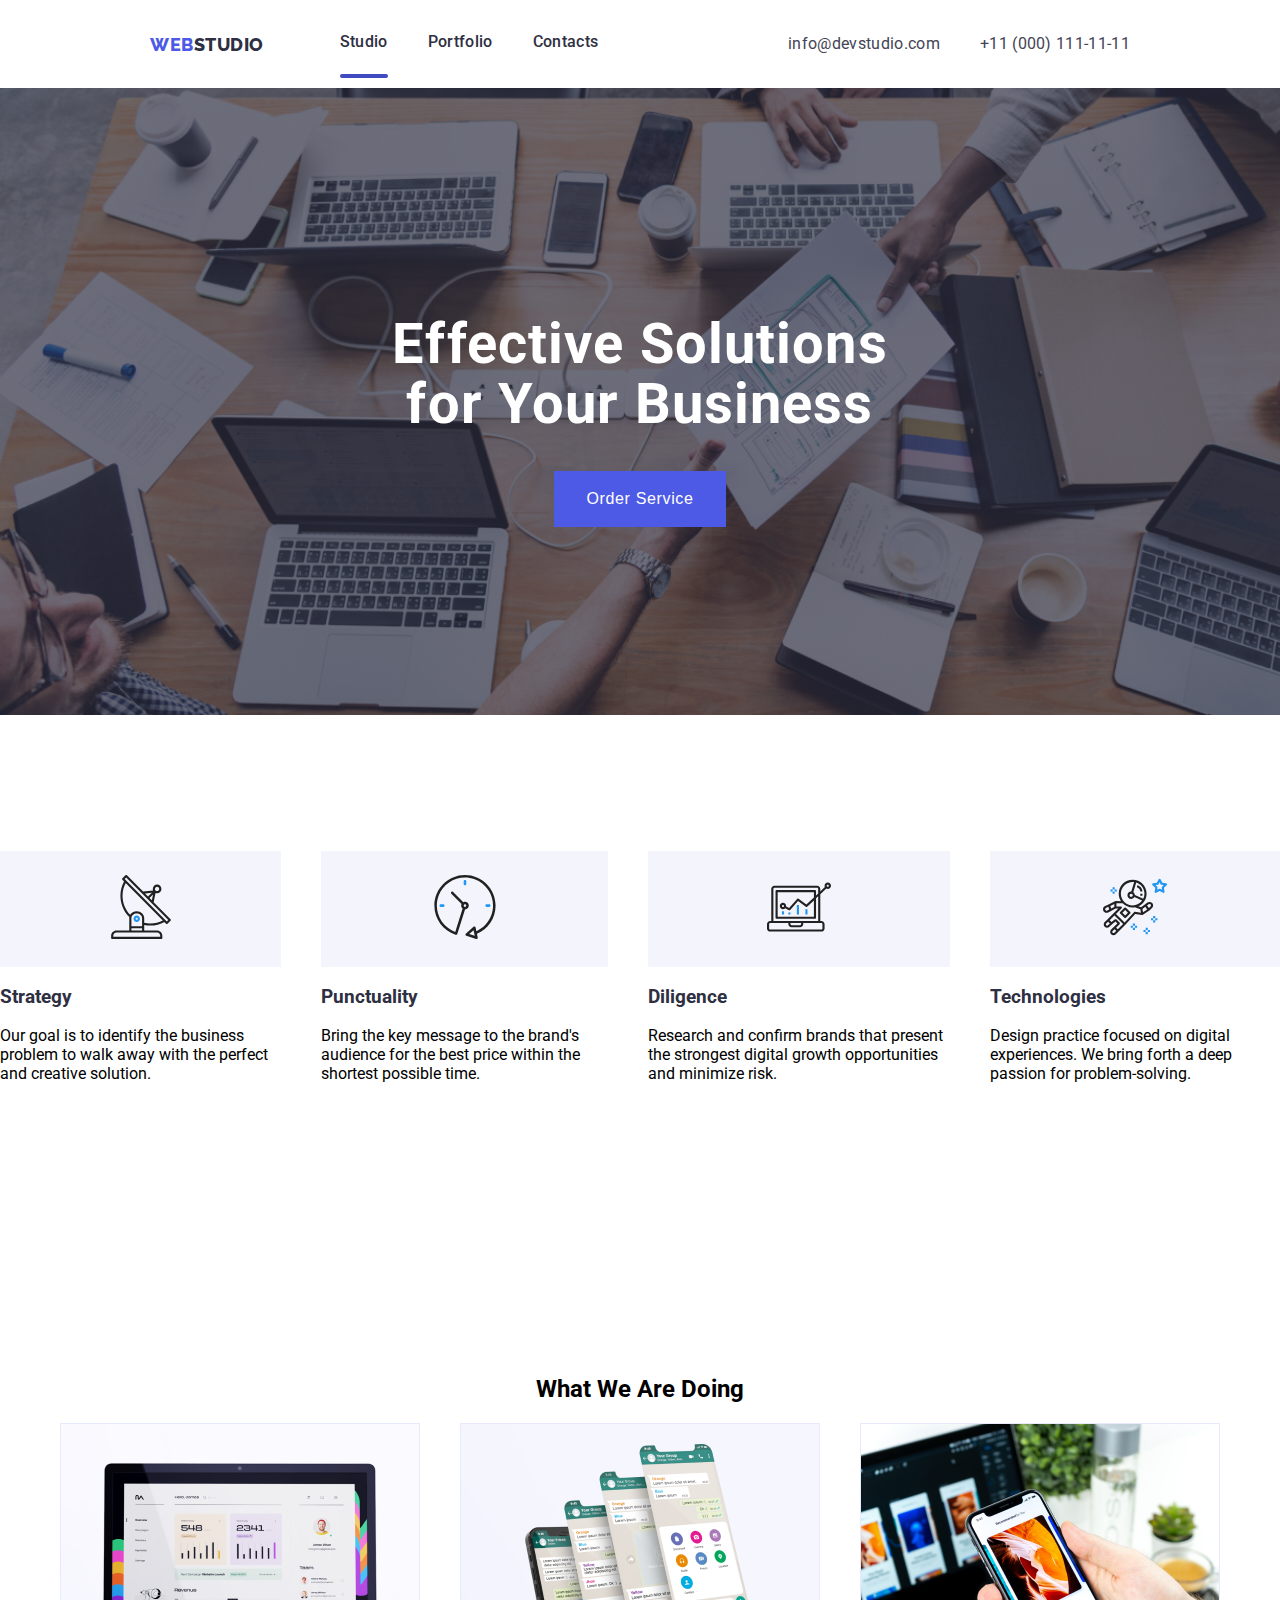
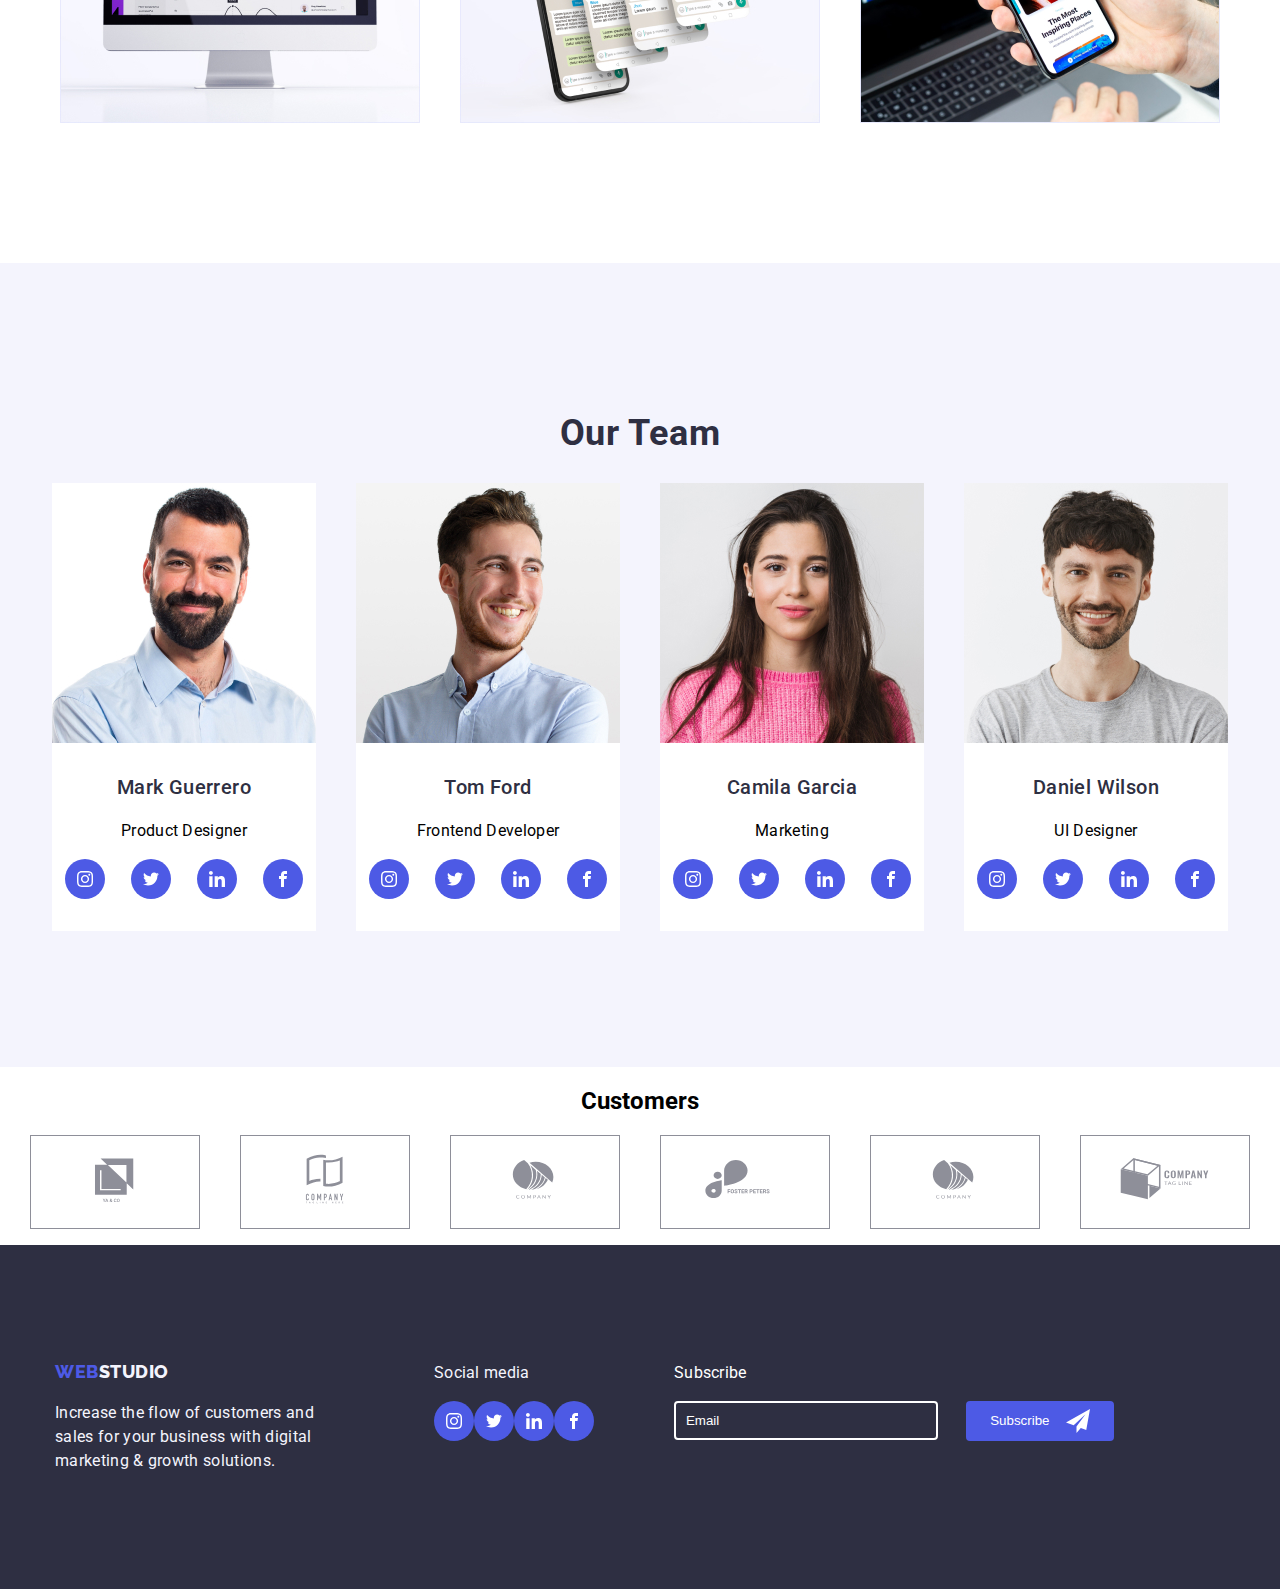
<file: index.html>
<!DOCTYPE html>
<html lang="en">

<head>
    <meta charset="UTF-8" />
    <meta name="viewport" content="width=device-width, initial-scale=1.0" />
    <link rel="stylesheet" href="css/styles.css" />
    <link rel="preconnect" href="https://fonts.googleapis.com" />
    <link rel="preconnect" href="https://fonts.gstatic.com" crossorigin />
    <link rel="preconnect" href="https://fonts.googleapis.com" />
    <link rel="preconnect" href="https://fonts.gstatic.com" crossorigin />
    <link
        href="https://fonts.googleapis.com/css2?family=Raleway:wght@800&family=Roboto:wght@400;500;700;900&display=swap"
        rel="stylesheet" />
    <title>Web Studio</title>
</head>

<body>
    <header class="container d-flex header">
        <div class="d-flex">
            <a href="#" class="logo link"><span style="color: #4d5ae5">WEB</span>STUDIO</a>
            <nav>
                <ul class="list">
                    <li><a href="index.html" class="studio link active" title="Studio">Studio</a></li>
                    <li><a href="portfolio.html" class="portfolio link" title="Portfolio">Portfolio</a></li>
                    <li><a href="#" class="contacts link">Contacts</a></li>
                </ul>
            </nav>
        </div>

        <div class="contact-info">
            <ul class="list">
                <li>
                    <p><a href="mailto:info@devstudio.com" class="link">info@devstudio.com</a></p>
                </li>
                <li>
                    <p><a href="tel:+110001111111" class="link">+11 (000) 111-11-11</a></p>
                </li>
            </ul>
        </div>
    </header>

    <main>
        <!-- Main Section  -->
        <div class="main-section">
            <h1>Effective Solutions <br />for Your Business</h1>
            <button type="button" class="hero-=btn data-modal-open">Order Service</button>
            <div class="backdrop is-hidden data-modal">
                <div class="modal">
                    <button type="button" class="modal-close-btn data-modal-close">
                            <svg width="18" height="18">
                                <use href="./images/icons.svg#close"></use>
                            </svg>
                    </button>
                    <p>Leave your contacts and we will call you back</p>
                    <form class="service-form">
                        <label for="name" class="service-label">
                            <span class="input-label">Name</span>
                            <input type="text" class="service-input" />
                            <svg width="18" height="18" class="service-icon">
                                <use href="./images/icons.svg#person"></use>
                            </svg>
                        </label>
                    
                        <label for="phone" class="service-label">
                            <span class="input-label">Phone</span>
                            <input type="number" class="service-input" />
                            <svg width="18" height="18" class="service-icon">
                                <use href="./images/icons.svg#phone"></use>
                            </svg>
                        </label>
                    
                        <label for="phone" class="service-label">
                            <span class="input-label">Email</span>
                            <input type="email" class="service-input" />
                            <svg width="18" height="18" class="service-icon">
                                <use href="./images/icons.svg#email"></use>
                            </svg>
                        </label>
                    
                        <label for="comment" class="service-label">
                            <span class="input-label">Comment</span>
                            <textarea class="service-input-textarea" rows="8" placeholder="Text input"></textarea>
                        </label>
                    
                        <label for="agree" class="service-agree">
                            <input type="checkbox" name="agree" value="agree" class="agree-checkbox" />
                            <svg width="16" height="16" class="agree-check-icon">
                                <use href="./images/icons.svg#checkbox"></use>
                            </svg>
                            <span class="agree-text">I accept the terms and conditions of the <a href="#">Privacy Policy</a></span>
                        </label>
                        <button class="modal-send">Send</button>
                    </form>
                </div>
            </div>
        </div>

        <!-- Services Section  -->
        <section class="services-section section">
            <ul class="list">
                <li>
                    <div class="services-icon">
                        <svg width="64" height="64">
                            <use href="./images/icons.svg#antenna-1"></use>
                        </svg>
                    </div>
                    <h3>Strategy</h3>
                    <p>Our goal is to identify the business problem to walk away with the perfect and creative solution.
                    </p>
                </li>
                <li>
                    <div class="services-icon">
                        <svg width="64" height="64">
                            <use href="./images/icons.svg#clock-1"></use>
                        </svg>
                    </div>
                    <h3>Punctuality</h3>
                    <p>Bring the key message to the brand's audience for the best price within the shortest possible
                        time.</p>
                </li>
                <li>
                    <div class="services-icon">
                        <svg width="64" height="64">
                            <use href="./images/icons.svg#diagram-1"></use>
                        </svg>
                    </div>
                    <h3>Diligence</h3>
                    <p>Research and confirm brands that present the strongest digital growth opportunities and minimize
                        risk.</p>
                </li>
                <li>
                    <div class="services-icon">
                        <svg width="64" height="64">
                            <use href="./images/icons.svg#astronaut-1"></use>
                        </svg>
                    </div>
                    <h3>Technologies</h3>
                    <p>Design practice focused on digital experiences. We bring forth a deep passion for
                        problem-solving.</p>
                </li>
            </ul>
        </section>

        <section class="doing-section section">
            <h2>What We Are Doing</h2>
            <ul class="list">
                <li><img src="images/img1.jpg" alt="Computer Monitor" width="360" height="300" /></li>
                <li><img src="images/img2.jpg" alt="Phone Message Blast" width="360" height="300" /></li>
                <li><img src="images/img3.jpg" alt="Multiple Distribution Platforms" width="360" height="300" /></li>
            </ul>
        </section>

        <!-- Team Section -->
        <section class="team-section">
            <h2>Our Team</h2>
            <ul class="list">
                <li>
                    <img src="images/markguerrero.jpg" alt="Mark Guerrero" />
                    <div class="team-caption">
                        <h3 class="team-name">Mark Guerrero</h3>
                        <p class="p-dark">Product Designer</p>
                        <div class="team-socials">
                            <a class="team-socials-icon">
                                <svg width="16" height="16">
                                    <use href="./images/icons.svg#instagram-2"></use>
                                </svg>
                            </a>
                            <a class="team-socials-icon">
                                <svg width="16" height="16">
                                    <use href="./images/icons.svg#twitter-1"></use>
                                </svg>
                            </a>
                            <a class="team-socials-icon">
                                <svg width="16" height="16">
                                    <use href="./images/icons.svg#linkedin-1"></use>
                                </svg>
                            </a>
                            <a class="team-socials-icon">
                                <svg width="16" height="16">
                                    <use href="./images/icons.svg#facebook"></use>
                                </svg>
                            </a>
                        </div>
                    </div>
                </li>
                <li>
                    <img src="images/tomford.jpg" alt="Tom Ford" />
                    <div class="team-caption">
                        <h3 class="team-name">Tom Ford</h3>
                        <p class="p-dark">Frontend Developer</p>
                        <div class="team-socials">
                            <a class="team-socials-icon">
                                <svg width="16" height="16">
                                    <use href="./images/icons.svg#instagram-2"></use>
                                </svg>
                            </a>
                            <a class="team-socials-icon">
                                <svg width="16" height="16">
                                    <use href="./images/icons.svg#twitter-1"></use>
                                </svg>
                            </a>
                            <a class="team-socials-icon">
                                <svg width="16" height="16">
                                    <use href="./images/icons.svg#linkedin-1"></use>
                                </svg>
                            </a>
                            <a class="team-socials-icon">
                                <svg width="16" height="16">
                                    <use href="./images/icons.svg#facebook"></use>
                                </svg>
                            </a>
                        </div>
                    </div>
                </li>
                <li>
                    <img src="images/camilagarcia.jpg" alt="Camila Garcia" />
                    <div class="team-caption">
                        <h3 class="team-name">Camila Garcia</h3>
                        <p class="p-dark">Marketing</p>
                        <div class="team-socials">
                            <a class="team-socials-icon">
                                <svg width="16" height="16">
                                    <use href="./images/icons.svg#instagram-2"></use>
                                </svg>
                            </a>
                            <a class="team-socials-icon">
                                <svg width="16" height="16">
                                    <use href="./images/icons.svg#twitter-1"></use>
                                </svg>
                            </a>
                            <a class="team-socials-icon">
                                <svg width="16" height="16">
                                    <use href="./images/icons.svg#linkedin-1"></use>
                                </svg>
                            </a>
                            <a class="team-socials-icon">
                                <svg width="16" height="16">
                                    <use href="./images/icons.svg#facebook"></use>
                                </svg>
                            </a>
                        </div>
                    </div>
                </li>
                <li>
                    <img src="images/danielwilson.jpg" alt="Daniel Wilson" />
                    <div class="team-caption">
                        <h3 class="team-name">Daniel Wilson</h3>
                        <p class="p-dark">UI Designer</p>
                        <div class="team-socials">
                            <a class="team-socials-icon">
                                <svg width="16" height="16">
                                    <use href="./images/icons.svg#instagram-2"></use>
                                </svg>
                            </a>
                            <a class="team-socials-icon">
                                <svg width="16" height="16">
                                    <use href="./images/icons.svg#twitter-1"></use>
                                </svg>
                            </a>
                            <a class="team-socials-icon">
                                <svg width="16" height="16">
                                    <use href="./images/icons.svg#linkedin-1"></use>
                                </svg>
                            </a>
                            <a class="team-socials-icon">
                                <svg width="16" height="16">
                                    <use href="./images/icons.svg#facebook"></use>
                                </svg>
                            </a>
                        </div>
                    </div>
                </li>
            </ul>
        </section>

        <section class="customers">
            <h2 class="section-title">Customers</h2>
            <ul class="list">
                <li class="customer-icon">
                    <a href="#">
                        <svg width="104" height="56">
                            <use href="./images/icons.svg#Logo-6"></use>
                        </svg>
                    </a>
                </li>
                <li class="customer-icon">
                    <a href="#">
                        <svg width="104" height="56">
                            <use href="./images/icons.svg#Logo-4"></use>
                        </svg>
                    </a>
                </li>
                <li class="customer-icon">
                    <a href="#">
                        <svg width="104" height="56">
                            <use href="./images/icons.svg#Logo-5"></use>
                        </svg>
                    </a>
                </li>
                <li class="customer-icon">
                    <a href="#">
                        <svg width="104" height="56">
                            <use href="./images/icons.svg#Logo-2"></use>
                        </svg>
                    </a>
                </li>
                <li class="customer-icon">
                    <a href="#">
                        <svg width="104" height="56">
                            <use href="./images/icons.svg#Logo-3"></use>
                        </svg>
                    </a>
                </li>
                <li class="customer-icon">
                    <a href="#">
                        <svg width="104" height="56">
                            <use href="./images/icons.svg#Logo-1"></use>
                        </svg>
                    </a>
                </li>
            </ul>
        </section>

    </main>

    <footer>
        <div class="container">
            <div class="footer-inner">
                <div>
                    <a href="#" class="logo link"><span style="color: #4d5ae5">WEB</span>STUDIO</a>
                    <p>
                        Increase the flow of customers and <br />
                        sales for your business with digital <br />
                        marketing & growth solutions.
                    </p>
                </div>
                <div class="footer-socials">
                    <p>Social media</p>
                    <div class="team-socials">
                        <a class="team-socials-icon">
                            <svg width="16" height="16">
                            <use href="./images/icons.svg#instagram-2"></use>
                            </svg>
                        </a>
                        <a class="team-socials-icon">
                            <svg width="16" height="16">
                            <use href="./images/icons.svg#twitter-1"></use>
                            </svg>
                        </a>
                        <a class="team-socials-icon">
                            <svg width="16" height="16">
                            <use href="./images/icons.svg#linkedin-1"></use>
                            </svg>
                        </a>
                        <a class="team-socials-icon">
                            <svg width="16" height="16">
                            <use href="./images/icons.svg#facebook"></use>
                            </svg>
                        </a>
                    </div>
                </div>
                <div class="footer-sub">
                    <p class="footer-subscribe-text">Subscribe</p>
                    <form>
                        <input type="text" placeholder="Email" class="input-sub" />
                        <button class="btn-sub">
                            Subscribe
                            <svg width="24" height="24">
                                <use href="./images/icons.svg#send"></use>
                            </svg>
                        </button>
                    </form>
                </div>
            </div>   
    </footer>
    <script src="js/modal.js"></script>
</body>

</html>
</file>
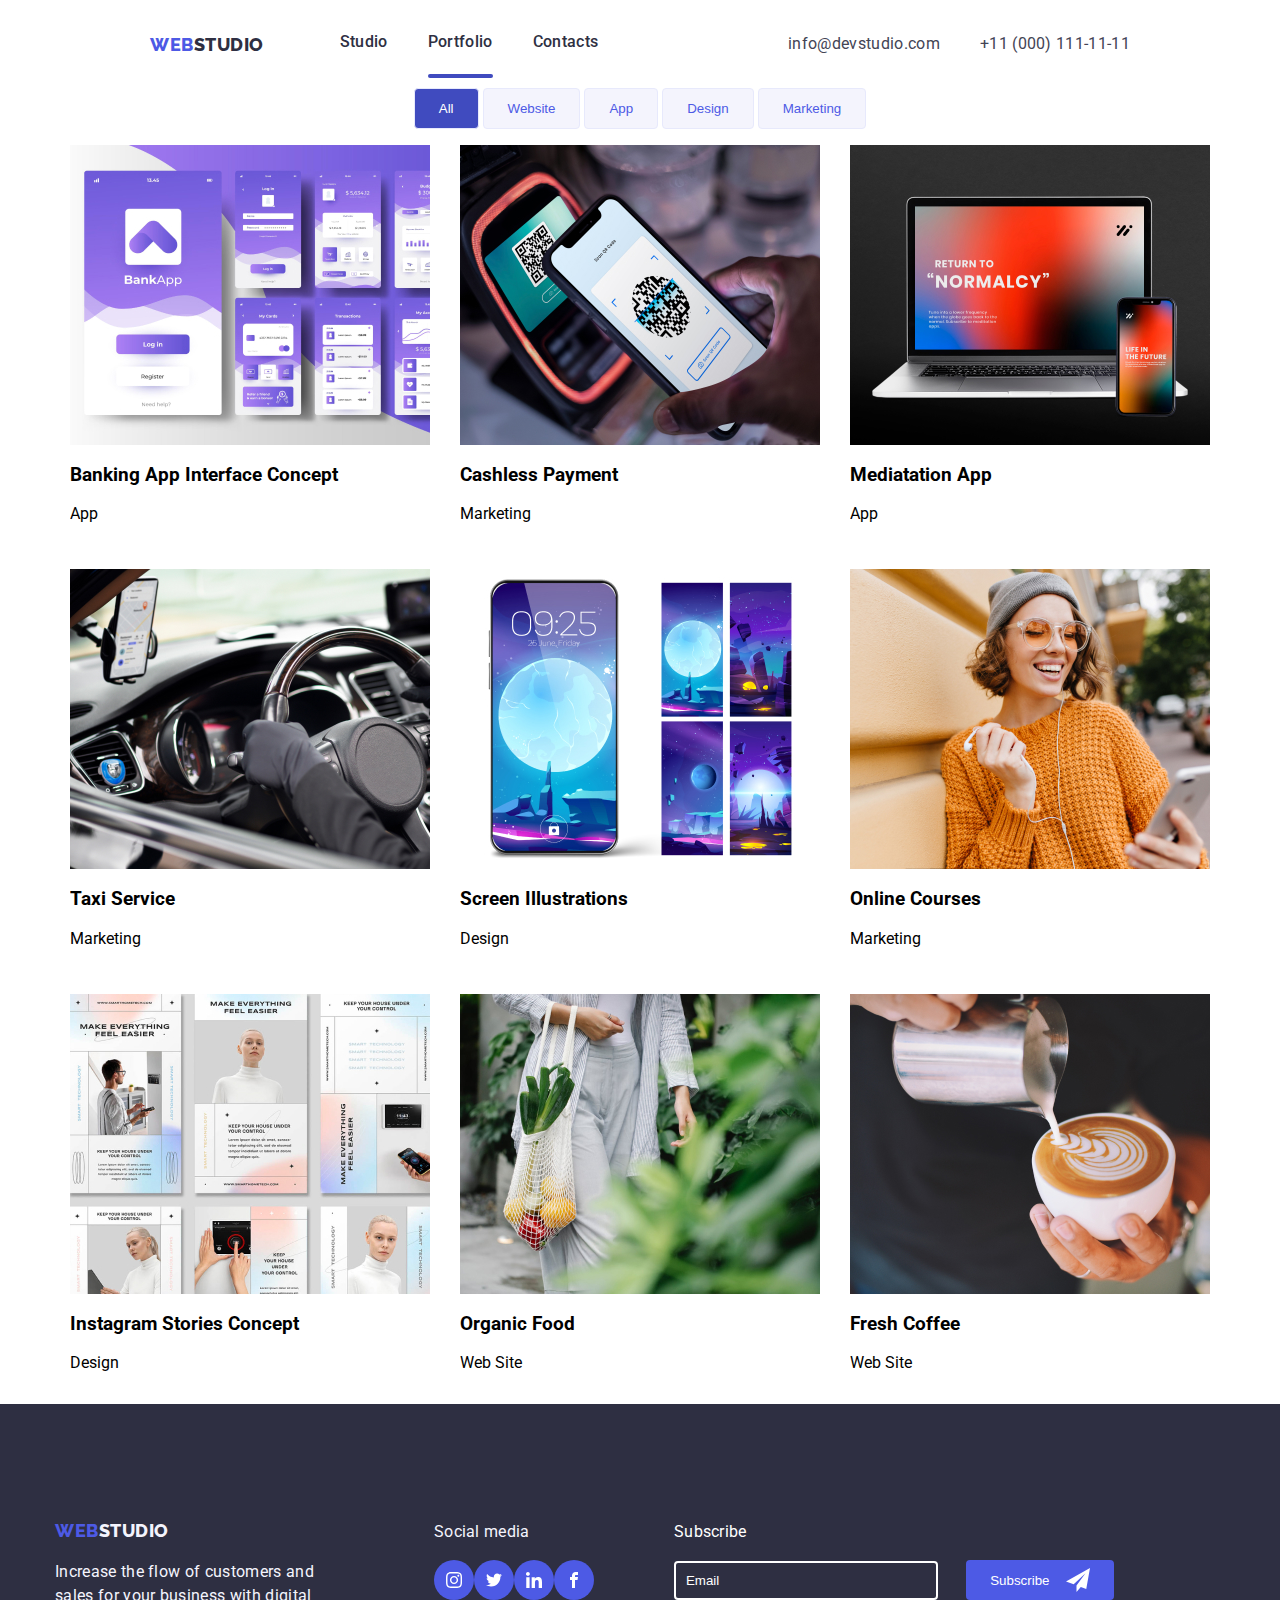
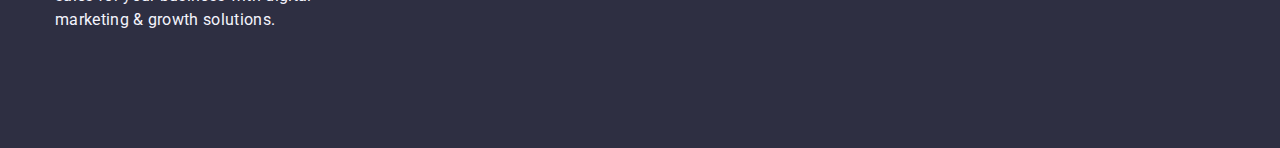
<file: portfolio.html>
<!DOCTYPE html>
<html lang="en">

<head>
    <meta charset="UTF-8" />
    <meta name="viewport" content="width=device-width, initial-scale=1.0" />
    <link rel="stylesheet" href="css/styles.css" />
    <link rel="preconnect" href="https://fonts.googleapis.com" />
    <link rel="preconnect" href="https://fonts.gstatic.com" crossorigin />
    <link rel="preconnect" href="https://fonts.googleapis.com" />
    <link rel="preconnect" href="https://fonts.gstatic.com" crossorigin />
    <link
        href="https://fonts.googleapis.com/css2?family=Raleway:wght@800&family=Roboto:wght@400;500;700;900&display=swap"
        rel="stylesheet" />
    <title>Web Studio</title>
</head>

<body>
    <header class="container d-flex header">
        <div class="d-flex">
            <a href="#" class="logo link"><span style="color: #4d5ae5">WEB</span>STUDIO</a>
            <nav>
                <ul class="list">
                    <li><a href="index.html" class="studio link" title="Studio">Studio</a></li>
                    <li><a href="portfolio.html" class="portfolio link active" title="Portfolio">Portfolio</a></li>
                    <li><a href="#" class="contacts link">Contacts</a></li>
                </ul>
            </nav>
        </div>

        <div class="contact-info">
            <ul class="list">
                <li>
                    <p><a href="mailto:info@devstudio.com" class="link">info@devstudio.com</a></p>
                </li>
                <li>
                    <p><a href="tel:+110001111111" class="link">+11 (000) 111-11-11</a></p>
                </li>
            </ul>
        </div>
    </header>

    <main>
        <div class="categories">
            <button class="category-btn btn-active">All</button>
            <button class="category-btn">Website</button>
            <button class="category-btn">App</button>
            <button class="category-btn">Design</button>
            <button class="category-btn">Marketing</button>
        </div>

        <section class="all-services">
            <div class="container">
                <ul class="projects-list">
                    <li class="project">
                        <div class="project-image">
                            <img src="./images/p1.jpg" />
                            <div class="project-image-caption">
                                <p>14 Stylish and User-Friendly App Design <br />
                                Concepts · Task Manager App · Calorie <br />
                                Tracker App · Exotic Fruit Ecommerce <br />
                                App · Cloud Storage App</p>
                            </div>
                        </div>
                        <div class="project-caption">
                            <h3>Banking App Interface Concept</h3>
                            <p>App</p>
                        </div>
                    </li>
                    <li class="project">
                        <div class="project-image">
                            <img src="./images/p2.jpg" />
                            <div class="project-image-caption">
                                <p>14 Stylish and User-Friendly App Design <br />
                                    Concepts · Task Manager App · Calorie <br />
                                    Tracker App · Exotic Fruit Ecommerce <br />
                                    App · Cloud Storage App</p>
                            </div>
                        </div>
                        <div class="project-caption">
                            <h3>Cashless Payment</h3>
                            <p>Marketing</p>
                        </div>
                    </li>
                    <li class="project">
                        <div class="project-image">
                            <img src="./images/p3.jpg" />
                            <div class="project-image-caption">
                                <p>14 Stylish and User-Friendly App Design <br />
                                    Concepts · Task Manager App · Calorie <br />
                                    Tracker App · Exotic Fruit Ecommerce <br />
                                    App · Cloud Storage App</p>
                            </div>
                        </div>
                        <div class="project-caption">
                            <h3>Mediatation App</h3>
                            <p>App</p>
                        </div>
                    </li>
                    <li class="project">
                        <div class="project-image">
                            <img src="./images/p4.jpg" />
                            <div class="project-image-caption">
                                <p>14 Stylish and User-Friendly App Design <br />
                                    Concepts · Task Manager App · Calorie <br />
                                    Tracker App · Exotic Fruit Ecommerce <br />
                                    App · Cloud Storage App</p>
                            </div>
                        </div>
                        <div class="project-caption">
                            <h3>Taxi Service</h3>
                            <p>Marketing</p>
                        </div>
                    </li>
                    <li class="project">
                        <div class="project-image">
                            <img src="./images/p5.jpg" />
                            <div class="project-image-caption">
                                <p>14 Stylish and User-Friendly App Design <br />
                                    Concepts · Task Manager App · Calorie <br />
                                    Tracker App · Exotic Fruit Ecommerce <br />
                                    App · Cloud Storage App</p>
                            </div>
                        </div>
                        <div class="project-caption">
                            <h3>Screen Illustrations</h3>
                            <p>Design</p>
                        </div>
                    </li>
                    <li class="project">
                        <div class="project-image">
                            <img src="./images/p6.jpg" />
                            <div class="project-image-caption">
                                <p>14 Stylish and User-Friendly App Design <br />
                                    Concepts · Task Manager App · Calorie <br />
                                    Tracker App · Exotic Fruit Ecommerce <br />
                                    App · Cloud Storage App</p>
                            </div>
                        </div>
                        <div class="project-caption">
                            <h3>Online Courses</h3>
                            <p>Marketing</p>
                        </div>
                    </li>
                    <li class="project">
                        <div class="project-image">
                            <img src="./images/p7.jpg" />
                            <div class="project-image-caption">
                                <p>14 Stylish and User-Friendly App Design <br />
                                    Concepts · Task Manager App · Calorie <br />
                                    Tracker App · Exotic Fruit Ecommerce <br />
                                    App · Cloud Storage App</p>
                            </div>
                        </div>
                        <div class="project-caption">
                            <h3>Instagram Stories Concept</h3>
                            <p>Design</p>
                        </div>
                    </li>
                    <li class="project">
                        <div class="project-image">
                            <img src="./images/p8.jpg" />
                            <div class="project-image-caption">
                                <p>14 Stylish and User-Friendly App Design <br />
                                    Concepts · Task Manager App · Calorie <br />
                                    Tracker App · Exotic Fruit Ecommerce <br />
                                    App · Cloud Storage App</p>
                            </div>
                        </div>
                        <div class="project-caption">
                            <h3>Organic Food</h3>
                            <p>Web Site</p>
                        </div>
                    </li>
                    <li class="project">
                        <div class="project-image">
                            <img src="./images/p9.jpg" />
                            <div class="project-image-caption">
                                <p>14 Stylish and User-Friendly App Design <br />
                                    Concepts · Task Manager App · Calorie <br />
                                    Tracker App · Exotic Fruit Ecommerce <br />
                                    App · Cloud Storage App</p>
                            </div>
                        </div>
                        <div class="project-caption">
                            <h3>Fresh Coffee</h3>
                            <p>Web Site</p>
                        </div>
                    </li>
                </ul>
            </div>
        </section>
    </main>

        <footer>
            <div class="container">
                <div class="footer-inner">
                    <div>
                        <a href="#" class="logo link"><span style="color: #4d5ae5">WEB</span>STUDIO</a>
                        <p>
                            Increase the flow of customers and <br />
                            sales for your business with digital <br />
                            marketing & growth solutions.
                        </p>
                    </div>
                    <div class="footer-socials">
                        <p>Social media</p>
                        <div class="team-socials">
                            <a class="team-socials-icon">
                                <svg width="16" height="16">
                                    <use href="./images/icons.svg#instagram-2"></use>
                                </svg>
                            </a>
                            <a class="team-socials-icon">
                                <svg width="16" height="16">
                                    <use href="./images/icons.svg#twitter-1"></use>
                                </svg>
                            </a>
                            <a class="team-socials-icon">
                                <svg width="16" height="16">
                                    <use href="./images/icons.svg#linkedin-1"></use>
                                </svg>
                            </a>
                            <a class="team-socials-icon">
                                <svg width="16" height="16">
                                    <use href="./images/icons.svg#facebook"></use>
                                </svg>
                            </a>
                        </div>
                    </div>
                    <div class="footer-sub">
                        <p class="footer-subscribe-text">Subscribe</p>
                        <form>
                            <input type="text" placeholder="Email" class="input-sub" />
                            <button class="btn-sub">
                                Subscribe
                                <svg width="24" height="24">
                                    <use href="./images/icons.svg#send"></use>
                                </svg>
                            </button>
                        </form>
                    </div>
                </div>
        </footer>
</body>

</html>
</file>
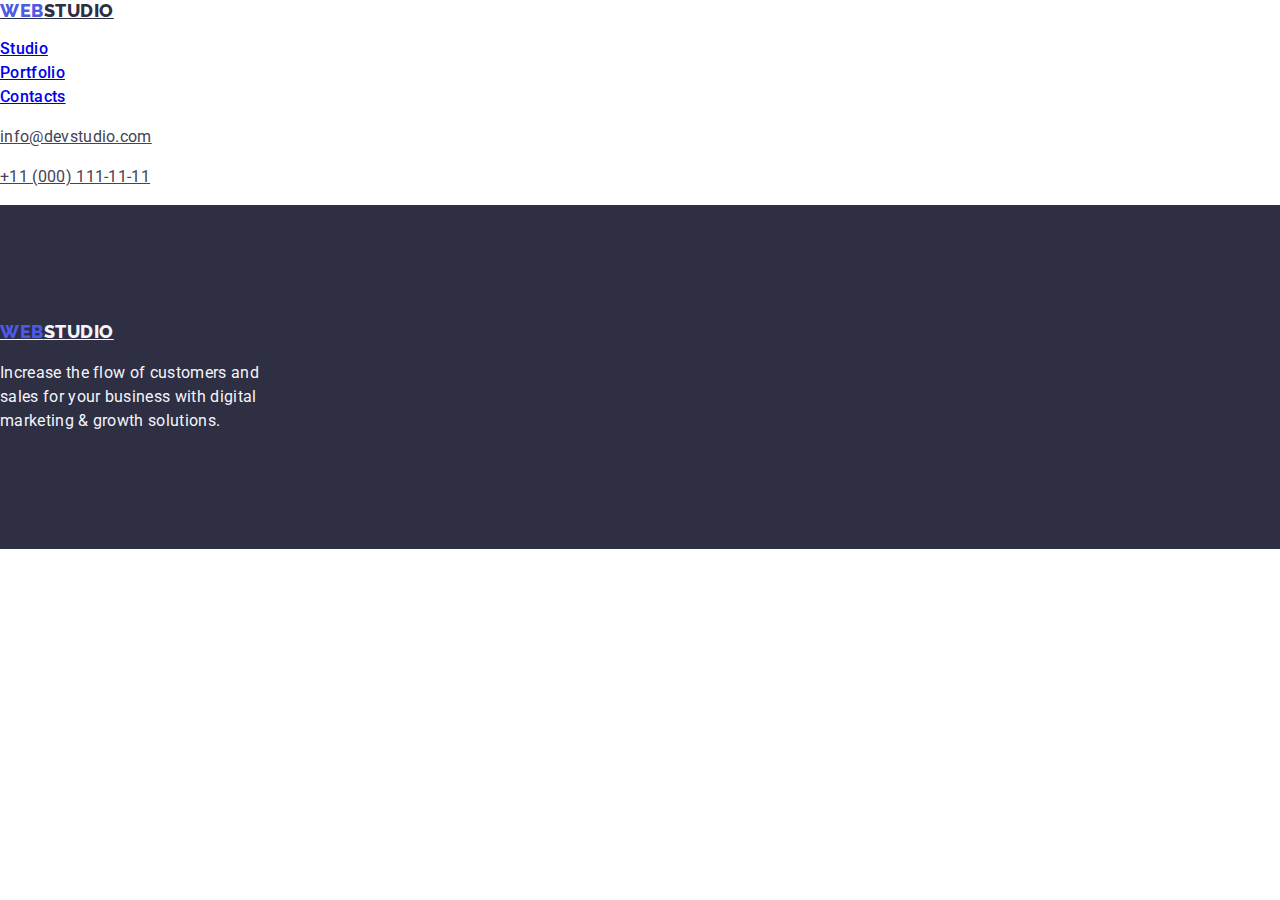
<file: studio.html>
<!DOCTYPE html>
<html lang="en">

<head>
    <meta charset="UTF-8">
    <meta name="viewport" content="width=device-width, initial-scale=1.0">
    <link rel="stylesheet" href="css/styles.css">
    <link rel="preconnect" href="https://fonts.googleapis.com">
    <link rel="preconnect" href="https://fonts.gstatic.com" crossorigin>
    <link rel="preconnect" href="https://fonts.googleapis.com">
    <link rel="preconnect" href="https://fonts.gstatic.com" crossorigin>
    <link
        href="https://fonts.googleapis.com/css2?family=Raleway:wght@800&family=Roboto:wght@400;500;700;900&display=swap"
        rel="stylesheet">
    <title>Web Studio</title>
</head>

<body>
    <header>
        <a href="#" class="logo"><span style="color: #4D5AE5;">WEB</span>STUDIO</a>
        <nav>
            <ul>
                <li><a href="studio.html" class="studio" title="Studio">Studio</a></li>
                <li><a href="portfolio.html" class="portfolio" title="Portfolio">Portfolio</a></li>
                <li><a href="#">Contacts</a></li>
            </ul>
        </nav>

        <div class="contact-info">
            <ul>
                <li>
                    <p><a href="mailto:info@devstudio.com">info@devstudio.com</a></p>
                </li>
                <li>
                    <p><a href="tel:+110001111111">+11 (000) 111-11-11</a></p>
                </li>
            </ul>
        </div>
    </header>

    <main></main>

    <footer>
        <p><a href="#" class="logo"><span style="color: #4D5AE5;">WEB</span>STUDIO</a></p>
        <p>Increase the flow of customers and <br />
            sales for your business with digital <br />
            marketing & growth solutions.</p>
    </footer>

</body>

</html>
</file>
<file: css/styles.css>
body {
    font-family: "Roboto", sans-serif;
    margin: 0;
}

* {
    box-sizing: border-box;
}

header {
    text-decoration: none;
}

ul {
    list-style-type: none;
    padding-left: 0;
}

li {
    margin-left: 0;
}

.list {
    display: flex;
    justify-content: center;
    gap: 40px;
}

.container {
    padding-left: 15px;
    padding-right: 15px;
    margin-left: auto;
    margin-right: auto;
}

.d-flex {
    display: flex;
}

.header {
    justify-content: space-around;
    align-items: center;
}

.header .d-flex {
    align-items: center;
}

.header .list {
    gap: 40px;
}

header .logo {
    font-family: Raleway;
    font-size: 18px;
    font-weight: 800;
    line-height: 21px;
    letter-spacing: 0.54px;
    text-transform: uppercase;
    color: #2e2f42;
    margin-right: 76px;
}

header .logo a:hover {
    color: #ff6b6b;
}

header .logo a:focus {
    color: #ff6b6b;
}

header nav {
    font-family: Roboto;
    font-size: 16px;
    font-weight: 500;
    line-height: 24px;
    letter-spacing: 0.32px;
    color: #2e2f42;
}

header .contact-info a {
    font-family: Roboto;
    font-size: 16px;
    line-height: 24px;
    letter-spacing: 0.32px;
    color: #434455;
}

nav {
    font-size: 16px;
    font-weight: 500;
    line-height: 24px;
    letter-spacing: 0.32px;
    color: #2e2f42;
}

nav a:hover {
    color: #ff6b6b;
}

nav a:focus {
    color: #ff6b6b;
}

header .contact-info a:hover {
    color: #ff6b6b;
}

header .contact-info a:focus {
    color: #ff6b6b;
}

.link {
    text-decoration: none;
}

nav .link {
    color: #2e2f42;
}

.active::after {
    content: " ";
    display: block;
    height: 4px;
    width: 100%;
    border-radius: 2px;
    background-color: #404BBF;
    position: relative;
    top: 20px;
}

/* END OF HEADER */

.section {
    padding-top: 120px;
    padding-bottom: 120px;
}

.main-section {
    background: linear-gradient(rgba(46, 47, 66, 0.70),rgba(46, 47, 66, 0.70)), url("../images/pplofc.jpg");
    background-size: cover;
    color: #ffffff;
    padding-top: 188px;
    padding-bottom: 188px;
    text-align: center;
    width: 1440рх;
}

.main-section h1 {
    text-align: center;
    font-size: 56px;
    font-weight: 700;
    line-height: 60px;
    letter-spacing: 1.12px;
}

.main-section button {
    display: inline-flex;
    align-items: flex-start;
    background: #4d5ae5;
    color: white;
    font-size: 16px;
    font-weight: 500;
    line-height: 24px;
    letter-spacing: 0.64px;
    cursor: pointer;
    border: none;
    padding: 16px 32px;
}

button:hover {
    background-color: #ff6b6b;
}

button:focus {
    background-color: #ff6b6b;
}

.modal {
    width: 408px;
    height: 584px;
    background-color: white;
    border-radius: 4px;
    padding: 24px;
}

.is-hidden {
    pointer-events: none;
    opacity: 0;
}

.modal-close-btn {
    border: 1px solid rgba(0, 0, 0, 0.1);
    background-color: white;
    width: 30px;
    height: 30px;
    color: #404bbf;
    margin-left: auto;
    display: block;
    transition: fill 250ms cubic-bezier(0.4, 0, 0.2, 1), border 250ms cubic-bezier(0.4, 0, 0.2, 1);
    cursor: pointer;
    display: flex;
    align-items: center;
    justify-content: center;
}

.modal-close-btn:hover {
    fill: currentColor;
    border: 1px solid currentColor;
}

.backdrop {
    width: 100%;
    height: 100%;
    background-color: rgba(0, 0, 0, 0.4);
    position: fixed;
    top: 0;
    display: flex;
    justify-content: center;
    align-items: center;
    transition: opacity 250ms cubic-bezier(0.4, 0, 0.2, 1);
}

.backdrop p {
    color: #2E2F42;
    text-align: center;
    font-family: Roboto;
    font-size: 16px;
    font-style: normal;
    font-weight: 500;
    line-height: 24px;
    letter-spacing: 0.32px;
}

.backdrop span,
.backdrop .service-input-textarea {
    color: #8E8F99;
    font-family: Roboto;
    font-size: 12px;
    font-style: normal;
    font-weight: 400;
    line-height: 14px;
    letter-spacing: 0.48px;
}

.service-label {
    display: flex;
    flex-direction: column;
    margin-bottom: 30px;
    width: 100%;
    position: relative;
}

.input-label {
    text-align: left;
    margin-bottom: 8px;
}

.service-input {
    padding: 12px 40px;
    border: 1px solid #2e2f42;
    border-radius: 4px;
    transition: 250ms;
    transition-property: color, border-color, background-color;
    transition-timing-function: cubic-bezier(0.4, 0, 0.2, 1);
}

.service-icon {
    position: absolute;
    top: 55%;
    left: 15px;
    fill: black;
    transition: fill 250ms cubic-bezier(0.4, 0, 0.2, 1);
}

.service-input:focus+.service-icon,
.service-input:hover+.service-icon {
    fill: #4d5ae5;
}

.service-input:hover {
    border: 1px solid #4d5ae5;
}

.service-input-textarea {
    border: 1px solid #2e2f42;
    border-radius: 4px;
    transition: 250ms;
    transition-property: color, border-color, background-color;
    transition-timing-function: cubic-bezier(0.4, 0, 0.2, 1);
    padding: 8px 16px;
}

.service-agree {
    display: flex;
    align-items: center;
    justify-content: center;
}

.agree-checkbox {
    width: 20px;
    height: 20px;
    position: relative;
    left: 23px;
    opacity: 0;
}

.agree-check-icon {
    fill: none;
    margin-right: 8px;
    border: 2px solid black;
    border-radius: 2px;
    transition: 250ms;
    transition-property: border-color, background-color, fill;
    transition-timing-function: cubic-bezier(0.4, 0, 0.2, 1);
}

.service-agree .agree-checkbox:focus+.agree-check-icon,
.service-agree .agree-checkbox:checked:focus+.agree-check-icon {
    outline: 2px solid #212121;
}

.service-agree .agree-checkbox:checked+.agree-check-icon {
    background-color: #4d5ae5;
    border-color: #4d5ae5;
    fill: white;
    outline: none;
    stroke: white;
    stroke-width: 0.2;
}

.agree-text {
    font-size: 12px;
}

.modal-send {
    margin-top: 15px;
    padding: 16px 32px;
    background-color: var(--iris);
    color: white;
    border-radius: 4px;
    box-shadow: 0px 4px 4px 0px rgba(0, 0, 0, 0.15);
    border-color: transparent;
}

.modal-send:hover {
    cursor: pointer;
}

/* CSS FOR SERVICES */

.services-section h3 {
    display: flex;
    width: 264px;
    flex-direction: column;
    align-items: flex-start;
    gap: 8px;
    color: #2e2f42;
}

.services-section h2 {
    font-size: 36px;
    font-weight: 700;
    line-height: 40px;
    letter-spacing: 0.72px;
    text-transform: capitalize;
    color: #2e2f42;
    text-align: center;
}

.services-section p {
    display: flex;
}

.services-icon {
    padding: 24px 0;
    text-align: center;
    background-color: #F4F4FD;
}

/* END OF SERVICES */

/* CSS FOR WHAT WE DO */

.doing-section h2 {
    text-align: center;
}

/* END OF WHAT WE DO */

/* CSS FOR TEAM SECTION */
.team-section {
    background-color: #f4f4fd;
    padding-top: 120px;
    padding-bottom: 120px;
}

.team-caption {
    background-color: white;
    padding-top: 32px;
    text-align: center;
    padding-bottom: 32px;
}

.team-section h2 {
    font-size: 36px;
    font-weight: 700;
    line-height: 40px;
    letter-spacing: 0.72px;
    text-transform: capitalize;
    text-align: center;
    color: #2e2f42;
}

.team-section h3 {
    font-size: 20px;
    font-weight: 500;
    line-height: 24px;
    letter-spacing: 0.4px;
    color: #2e2f42;
    margin-top: 0;
}

.team-section img {
    width: 100%;
    display: block;
}

.team-section p {
    font-size: 16px;
    line-height: 24px;
    letter-spacing: 0.32px;
}

.team-socials {
    display: flex;
    justify-content: space-around;
}

.team-socials-icon {
    background-color: #4D5AE5;
    border-radius: 50%;
    height: 40px;
    width: 40px;
    display: flex;
    align-items: center;
    justify-content: center;
}

.team-socials-icon svg {
    fill: white;
}

/* END OF TEAM SECTION */

/* CUSTOMERS STYLING */

.customers {
    background: #FFF;
}

.customers .section-title {
    text-align: center;
}

.customer-icon {
    border: 1px solid #8e8f99;
    padding: 16px 32px;
}

.customer-icon svg {
    fill: #8e8f99;
}

.customer-icon:hover,
.customer-icon:focus {
    border-color: #4d5ae5;
}

.customer-icon:hover svg,
.customer-icon:focus svg {
    fill: #4d5ae5;
}

/* END OF CUSTOMERS STYLING */

footer {
    background-color: #2e2f42;
    color: #f4f4fd;
    font-family: Roboto;
    font-size: 16px;
    line-height: 24px;
    letter-spacing: 0.32px;
    padding-top: 100px;
    padding-bottom: 100px;
}

footer .footer-inner {
    display: flex;
}

.footer-inner {
    align-items: baseline;
}

footer .logo {
    font-family: Raleway;
    font-size: 18px;
    font-weight: 800;
    line-height: 21px;
    letter-spacing: 0.54px;
    text-transform: uppercase;
    color: #f4f4fd;
}

.footer-socials {
    margin-left: 120px;
}

.footer-sub {
    margin-left: 80px;
}

.footer .team-socials-icon {
    margin-right: 10px;
}

.footer-social-text,
.footer-subscribe-text {
    margin-top: 0;
    color: white;
}

.input-sub {
    border: 2px solid white;
    background: none;
    border-radius: 4px;
    padding: 10px;
    width: 264px;
    background-color: none;
    margin-right: 24px;
}

.input-sub::placeholder {
    color: white;
}

.btn-sub {
    display: inline-flex;
    align-items: center;
    color: white;
    padding: 8px 24px;
    gap: 16px;
    background-color: #4d5ae5;
    border: none;
    border-radius: 4px;
}

.btn-sub svg {
    fill: white;
}


/* PORTFOLIO PAGE STYLING */
.categories {
    text-align: center;
}

.category-btn {
    border-radius: 4px;
    border: 1px solid #e7e9fc;
    background-color: #f4f4fd;
    color: #4d5ae5;
    padding: 12px 24px;
}

.btn-active {
    background-color: #404bbf;
    color: white;
    cursor: pointer;
}

.projects-list {
    display: flex;
    flex-wrap: wrap;
    justify-content: center;
    gap: 30px;
}

.project img {
    width: 100%;
    display: block;
}

.project:hover .project-image-caption {
    opacity: 1;
    transform: translateY(0);
}

.project {
    overflow: hidden;
}

.project-image {
    position: relative;
    overflow: hidden;
}

.project-image-caption {
    position: absolute;
    background-color: rgba(77, 90, 229, 1);
    color: white;
    width: 100%;
    height: 100%;
    top: 0;
    left: 0;
    opacity: 0;
    transform: translateY(100%);
    transition: transform 0.25s cubic-bezier(0.4, 0, 0.2, 1);
}

.project-image-caption p {
    padding: 40px 32px;
}

@media (min-width: 428px) {
    .container {
        width: 428px;
    }
}

@media (min-width: 768px) {
    .container {
        width: 768px;
    }
}

@media (min-width: 1200px) {
    .container {
        width: 1200px;
    }
}
</file>
